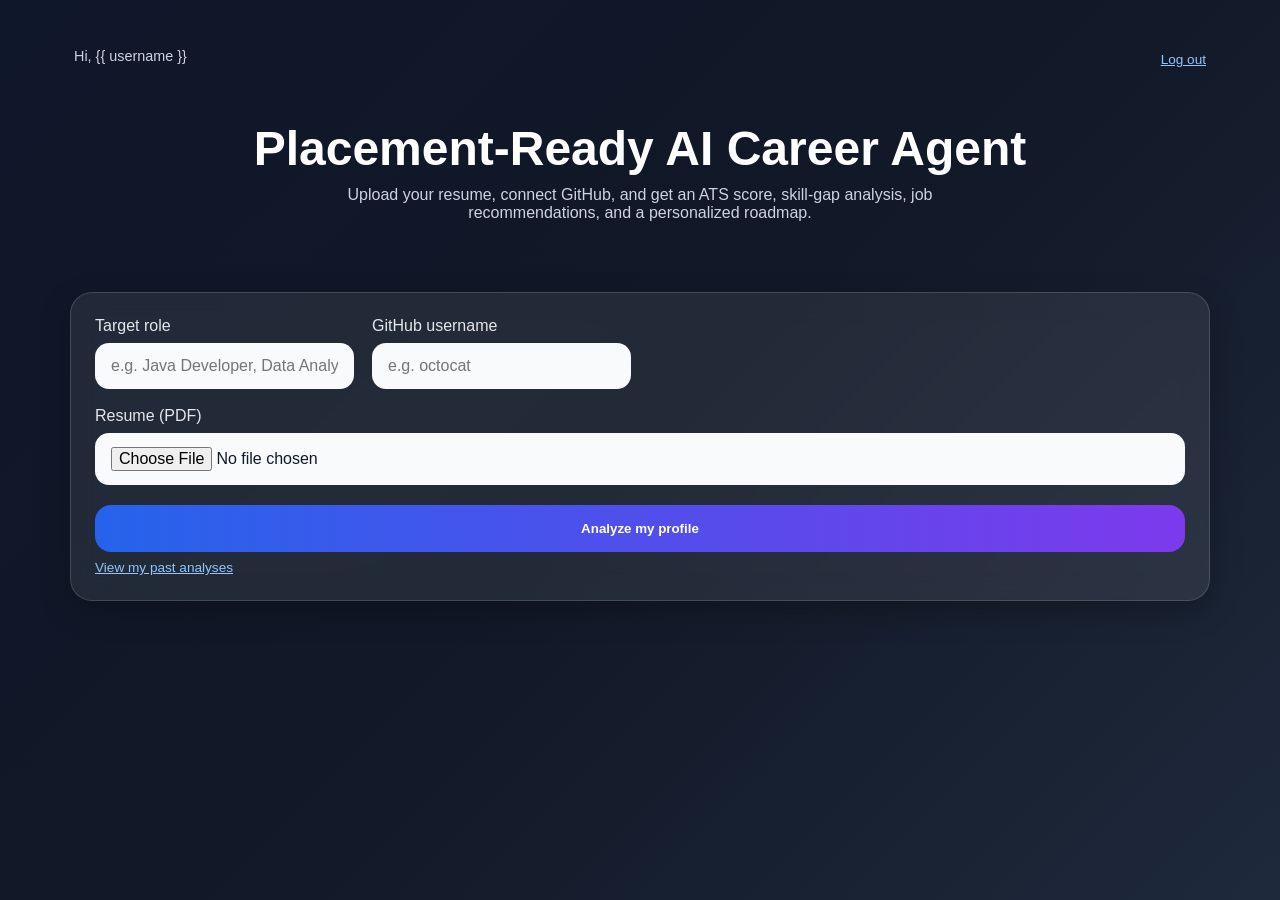
<file: templates/index.html>
<!DOCTYPE html>
<html lang="en">
<head>
  <meta charset="UTF-8" />
  <meta name="viewport" content="width=device-width, initial-scale=1.0" />
  <title>Placement-Ready AI Career Agent</title>
  <link rel="stylesheet" href="/static/style.css" />
</head>
<body>
  <div class="container">
    <div class="topbar">
      <span>Hi, {{ username }}</span>
      <a href="/logout" class="link-btn">Log out</a>
    </div>

    <header class="hero">
      <h1>Placement-Ready AI Career Agent</h1>
      <p>Upload your resume, connect GitHub, and get an ATS score, skill-gap analysis, job recommendations, and a personalized roadmap.</p>
    </header>

    <section class="glass form-section">
      <form id="careerForm">
        <div class="form-grid">
          <div class="field">
            <label>Target role</label>
            <input type="text" id="role" placeholder="e.g. Java Developer, Data Analyst, DevOps Engineer" required />
          </div>

          <div class="field">
            <label>GitHub username</label>
            <input type="text" id="github" placeholder="e.g. octocat" required />
          </div>

          <div class="field field-full">
            <label>Resume (PDF)</label>
            <input type="file" id="resume" accept=".pdf" />
          </div>
        </div>

        <button type="submit" class="primary-btn">Analyze my profile</button>
        <button type="button" id="viewHistoryBtn" class="link-btn">View my past analyses</button>
        <p id="formError" class="error-text" hidden></p>
      </form>
    </section>

    <section class="glass history-section" id="historySection" hidden>
      <h2>Past analyses</h2>
      <div id="historyList" class="history-list"></div>
    </section>
  </div>

  <script src="/static/home.js"></script>
</body>
</html>
</file>
<file: static/style.css>
/* =========================================================
   GLOBAL RESET
   ========================================================= */

* {
  margin: 0;
  padding: 0;
  box-sizing: border-box;
}


/* =========================================================
   BODY
   ========================================================= */

body {
  font-family: Inter, Arial, sans-serif;
  background: linear-gradient(
    135deg,
    #0f172a,
    #111827,
    #1e293b
  );
  color: #fff;
  min-height: 100vh;
}


/* =========================================================
   MAIN CONTAINER
   ========================================================= */

.container {
  max-width: 1200px;
  margin: auto;
  padding: 30px;
}


/* =========================================================
   HERO
   ========================================================= */

.hero {
  text-align: center;
  padding: 40px 20px;
}

.hero h1 {
  font-size: 3rem;
  margin-bottom: 10px;
}

.hero p {
  color: #cbd5e1;
  max-width: 700px;
  margin: auto;
}


/* =========================================================
   GLASS EFFECT
   ========================================================= */

.glass {
  background: rgba(255, 255, 255, 0.08);
  backdrop-filter: blur(14px);
  -webkit-backdrop-filter: blur(14px);

  border: 1px solid rgba(255, 255, 255, 0.15);

  border-radius: 22px;

  box-shadow:
    0 10px 30px rgba(0, 0, 0, 0.25);
}


/* =========================================================
   FORM
   ========================================================= */

.form-section {
  padding: 24px;
  margin: 30px 0;
}

.form-grid {
  display: grid;
  grid-template-columns: repeat(
    auto-fit,
    minmax(240px, 1fr)
  );
  gap: 18px;
}

.field {
  display: flex;
  flex-direction: column;
}

.field-full {
  grid-column: 1 / -1;
}

label {
  margin-bottom: 8px;
  color: #e5e7eb;
}

input,
select {
  padding: 14px 16px;

  border-radius: 14px;
  border: none;

  background: #f8fafc;
  color: #111827;

  font-size: 1rem;
}

input:focus,
select:focus {
  outline: 2px solid #3b82f6;
  outline-offset: 1px;
}


/* =========================================================
   PRIMARY BUTTON
   ========================================================= */

.primary-btn {
  margin-top: 20px;

  width: 100%;

  padding: 16px;

  border: none;
  border-radius: 16px;

  background: linear-gradient(
    90deg,
    #2563eb,
    #7c3aed
  );

  color: #fff;

  font-weight: 700;

  cursor: pointer;

  transition:
    transform 0.15s ease,
    opacity 0.15s ease;
}

.primary-btn:hover {
  transform: translateY(-1px);
  opacity: 0.95;
}

.primary-btn:disabled {
  opacity: 0.7;
  cursor: not-allowed;
  transform: none;
}


/* =========================================================
   ERROR
   ========================================================= */

.error-text {
  margin-top: 14px;

  padding: 12px 16px;

  border-radius: 12px;

  background: rgba(127, 29, 29, 0.4);

  border: 1px solid rgba(248, 113, 113, 0.4);

  color: #fecaca;
}


/* =========================================================
   EMPTY STATE
   ========================================================= */

.empty-state {
  padding: 40px 30px;

  text-align: center;

  color: #cbd5e1;

  margin-top: 30px;
}

.empty-state strong {
  color: #fff;
}


/* =========================================================
   MUTED TEXT
   ========================================================= */

.muted {
  color: #94a3b8;
}


/* =========================================================
   SCORE CARDS
   ========================================================= */

.cards {
  display: grid;

  grid-template-columns: repeat(3, 1fr);

  gap: 20px;

  margin: 30px 0;
}

.card {
  background: #111827;

  border: 1px solid rgba(255, 255, 255, 0.08);

  border-radius: 20px;

  padding: 24px;

  text-align: center;

  break-inside: avoid;
  page-break-inside: avoid;
}

.card h3 {
  color: #f8fafc;
}


/* =========================================================
   SCORE CIRCLES
   ========================================================= */

.score-circle {
  width: 110px;
  height: 110px;

  border-radius: 50%;

  display: flex;
  align-items: center;
  justify-content: center;

  margin: 18px auto;

  font-size: 2rem;
  font-weight: 800;

  background:
    radial-gradient(
      circle,
      #3b82f6,
      #1d4ed8
    );
}

.score-circle.green {
  background:
    radial-gradient(
      circle,
      #22c55e,
      #15803d
    );
}

.score-circle.blue {
  background:
    radial-gradient(
      circle,
      #06b6d4,
      #2563eb
    );
}

.score-note {
  margin-top: 10px;

  font-size: 0.85rem;

  color: #94a3b8;

  line-height: 1.5;
}


/* =========================================================
   TWO-COLUMN GRID
   ========================================================= */

.grid {
  display: grid;

  grid-template-columns: repeat(2, 1fr);

  gap: 20px;
}

.panel {
  padding: 24px;

  break-inside: avoid;
  page-break-inside: avoid;
}

.panel h2 {
  margin-bottom: 16px;
}


/* =========================================================
   SKILL CHIPS
   ========================================================= */

.chips {
  display: flex;

  gap: 10px;

  flex-wrap: wrap;
}

.chip {
  padding: 10px 14px;

  border-radius: 999px;

  font-size: 0.9rem;

  background: rgba(255, 255, 255, 0.1);
}

.chip.danger {
  background: #7f1d1d;
}


/* =========================================================
   LISTS
   ========================================================= */

.list {
  list-style: none;

  display: grid;

  gap: 10px;

  color: #e5e7eb;

  line-height: 1.5;
}

.list li {
  padding: 10px 0;
}


/* =========================================================
   JOBS
   ========================================================= */

.jobs {
  display: grid;

  gap: 14px;
}

.jobs-item {
  padding: 16px;

  border-radius: 16px;

  background: rgba(255, 255, 255, 0.06);

  break-inside: avoid;
  page-break-inside: avoid;
}

.jobs-item h4 {
  margin-bottom: 6px;

  color: #f8fafc;

  font-size: 1rem;
}

.jobs-item p {
  color: #cbd5e1;

  font-size: 0.9rem;

  margin-bottom: 8px;
}

.jobs-item a {
  color: #93c5fd;

  font-size: 0.9rem;

  text-decoration: none;
}

.jobs-item a:hover {
  text-decoration: underline;
}


/* =========================================================
   ROADMAP
   ========================================================= */

.roadmap {
  margin-top: 30px;

  padding: 24px;

  break-inside: avoid;
  page-break-inside: avoid;
}

.roadmap h2 {
  margin-bottom: 18px;
}

.timeline {
  display: grid;

  grid-template-columns: repeat(4, 1fr);

  gap: 16px;
}

.step {
  background: rgba(255, 255, 255, 0.06);

  border-radius: 18px;

  padding: 18px;

  break-inside: avoid;
  page-break-inside: avoid;
}

.step span {
  display: block;

  margin-bottom: 10px;

  font-weight: 700;

  color: #93c5fd;
}

.step p {
  color: #e5e7eb;

  line-height: 1.5;

  font-size: 0.9rem;
}


/* =========================================================
   GENERAL LINKS
   ========================================================= */

.link-btn {
  margin-top: 8px;

  background: none;

  border: none;

  color: #93c5fd;

  text-decoration: underline;

  cursor: pointer;

  font-size: 0.85rem;

  text-align: left;

  padding: 0;
}

.link-btn:hover {
  color: #bfdbfe;
}


/* =========================================================
   HISTORY
   ========================================================= */

.history-section {
  padding: 30px;

  margin-top: 20px;
}

.history-list {
  display: grid;

  gap: 12px;

  margin-top: 16px;
}

.history-item {
  display: flex;

  justify-content: space-between;

  align-items: center;

  flex-wrap: wrap;

  gap: 10px;

  padding: 14px 18px;

  border-radius: 14px;

  background: rgba(255, 255, 255, 0.06);

  text-decoration: none;

  color: inherit;
}

.history-item:hover {
  background: rgba(255, 255, 255, 0.1);
}

.history-scores {
  display: flex;

  gap: 14px;

  font-size: 0.85rem;

  color: #cbd5e1;
}


/* =========================================================
   TOP BAR
   ========================================================= */

.topbar {
  display: flex;

  justify-content: space-between;

  align-items: center;

  padding: 14px 4px;

  font-size: 0.9rem;

  color: #cbd5e1;
}

.topbar .link-btn {
  margin-left: 16px;

  color: #93c5fd;
}


/* =========================================================
   AUTH
   ========================================================= */

.auth-wrap {
  min-height: 100vh;

  display: flex;

  align-items: center;

  justify-content: center;

  padding: 20px;
}

.auth-card {
  width: 100%;

  max-width: 420px;

  padding: 36px;
}

.auth-card h1 {
  margin-bottom: 6px;
}

.auth-card form {
  margin-top: 20px;

  display: flex;

  flex-direction: column;

  gap: 16px;
}

.auth-switch {
  margin-top: 18px;

  text-align: center;
}

.auth-switch a {
  color: #93c5fd;
}


/* =========================================================
   AUTH GOOGLE BUTTON
   ========================================================= */

.google-btn {
  display: flex;

  align-items: center;

  justify-content: center;

  gap: 10px;

  width: 100%;

  padding: 13px 16px;

  margin-top: 18px;

  border-radius: 14px;

  background: #fff;

  color: #1f2937;

  font-weight: 600;

  text-decoration: none;

  border: 1px solid rgba(255, 255, 255, 0.2);

  transition: background 0.15s ease;
}

.google-btn:hover {
  background: #f3f4f6;
}


/* =========================================================
   DIVIDER
   ========================================================= */

.divider {
  display: flex;

  align-items: center;

  gap: 12px;

  margin: 22px 0 4px;

  color: #94a3b8;

  font-size: 0.85rem;
}

.divider::before,
.divider::after {
  content: "";

  flex: 1;

  height: 1px;

  background: rgba(255, 255, 255, 0.15);
}


/* =========================================================
   PASSWORD TOGGLE
   ========================================================= */

.password-wrap {
  position: relative;
}

.password-wrap input {
  padding-right: 46px;

  width: 100%;
}

.toggle-password {
  position: absolute;

  right: 10px;

  top: 50%;

  transform: translateY(-50%);

  background: none;

  border: none;

  cursor: pointer;

  font-size: 1.05rem;

  line-height: 1;

  padding: 4px;
}


/* =========================================================
   RESULT PAGE TOP BAR
   ========================================================= */

.result-topbar {
  display: flex;

  justify-content: space-between;

  align-items: center;

  gap: 20px;

  padding: 16px 30px;

  border-bottom: 1px solid rgba(255, 255, 255, 0.08);

  background: rgba(15, 23, 42, 0.75);

  backdrop-filter: blur(14px);

  -webkit-backdrop-filter: blur(14px);

  position: sticky;

  top: 0;

  z-index: 100;
}

.result-welcome {
  color: #cbd5e1;

  font-size: 0.95rem;
}

.result-actions {
  display: flex;

  align-items: center;

  gap: 12px;
}


/* =========================================================
   DOWNLOAD PDF BUTTON
   ========================================================= */

.download-pdf-btn {
  display: inline-flex;

  align-items: center;

  justify-content: center;

  gap: 8px;

  padding: 11px 18px;

  border-radius: 12px;

  background: linear-gradient(
    90deg,
    #2563eb,
    #7c3aed
  );

  color: #fff;

  font-family: inherit;

  font-size: 0.9rem;

  font-weight: 700;

  text-decoration: none;

  border: 1px solid rgba(255, 255, 255, 0.12);

  box-shadow:
    0 6px 18px rgba(37, 99, 235, 0.22);

  cursor: pointer;

  transition:
    transform 0.15s ease,
    box-shadow 0.15s ease,
    opacity 0.15s ease;
}

.download-pdf-btn:hover {
  transform: translateY(-1px);

  box-shadow:
    0 9px 24px rgba(37, 99, 235, 0.32);

  opacity: 0.95;
}

.download-pdf-btn:active {
  transform: translateY(0);
}

.download-pdf-btn:disabled {
  opacity: 0.65;

  cursor: not-allowed;

  transform: none;
}


/* =========================================================
   BACK TO DASHBOARD BUTTON
   ========================================================= */

.result-back-btn {
  display: inline-flex;

  align-items: center;

  justify-content: center;

  padding: 11px 16px;

  border-radius: 12px;

  color: #93c5fd;

  background: rgba(255, 255, 255, 0.06);

  border: 1px solid rgba(255, 255, 255, 0.1);

  text-decoration: none;

  font-size: 0.9rem;

  transition: background 0.15s ease;
}

.result-back-btn:hover {
  background: rgba(255, 255, 255, 0.1);
}


/* =========================================================
   RESULT PDF TARGET
   ========================================================= */

#pdfTarget {
  width: 100%;
}

#pdfTarget .card,
#pdfTarget .panel,
#pdfTarget .jobs-item,
#pdfTarget .step,
#pdfTarget .roadmap {
  break-inside: avoid;

  page-break-inside: avoid;
}

#pdfTarget h2,
#pdfTarget h3 {
  break-after: avoid;

  page-break-after: avoid;
}


/* =========================================================
   PDF BUTTON INSIDE HERO
   Not currently used, but kept compatible with
   your previous result.html.
   ========================================================= */

.download-btn {
  max-width: 260px;

  margin: 16px auto 0;
}


/* =========================================================
   PDF GENERATION STATE
   ========================================================= */

.pdf-generating {
  opacity: 0.7;

  pointer-events: none;
}


/* =========================================================
   RESPONSIVE
   ========================================================= */

@media (max-width: 900px) {

  .cards {
    grid-template-columns: 1fr;
  }

  .grid {
    grid-template-columns: 1fr;
  }

  .timeline {
    grid-template-columns: 1fr;
  }

  .hero h1 {
    font-size: 2.2rem;
  }
}


@media (max-width: 700px) {

  .container {
    padding: 20px;
  }

  .result-topbar {
    flex-direction: column;

    align-items: stretch;

    padding: 14px 20px;
  }

  .result-actions {
    width: 100%;

    flex-direction: column;
  }

  .download-pdf-btn,
  .result-back-btn {
    width: 100%;

    text-align: center;
  }

  .topbar {
    flex-direction: column;

    align-items: flex-start;

    gap: 10px;
  }
}


/* =========================================================
   PRINT / PDF SUPPORT
   ========================================================= */

@media print {

  /*
     Hide navigation and buttons from print.
  */

  .result-topbar,
  .topbar,
  #downloadBtn,
  .download-pdf-btn,
  .result-back-btn {
    display: none !important;
  }


  /*
     White print background.
  */

  body {
    background: #ffffff !important;

    color: #111827 !important;
  }


  /*
     Remove outer spacing.
  */

  .container {
    max-width: none;

    padding: 0;
  }


  /*
     Remove glass effects that don't
     print reliably.
  */

  .glass {
    box-shadow: none;

    backdrop-filter: none;

    -webkit-backdrop-filter: none;
  }


  /*
     Prevent cards from splitting
     between pages.
  */

  .card,
  .panel,
  .jobs-item,
  .step,
  .roadmap {
    break-inside: avoid;

    page-break-inside: avoid;
  }


  /*
     Keep headings with their content.
  */

  h1,
  h2,
  h3 {
    break-after: avoid;

    page-break-after: avoid;
  }
}
</file>
